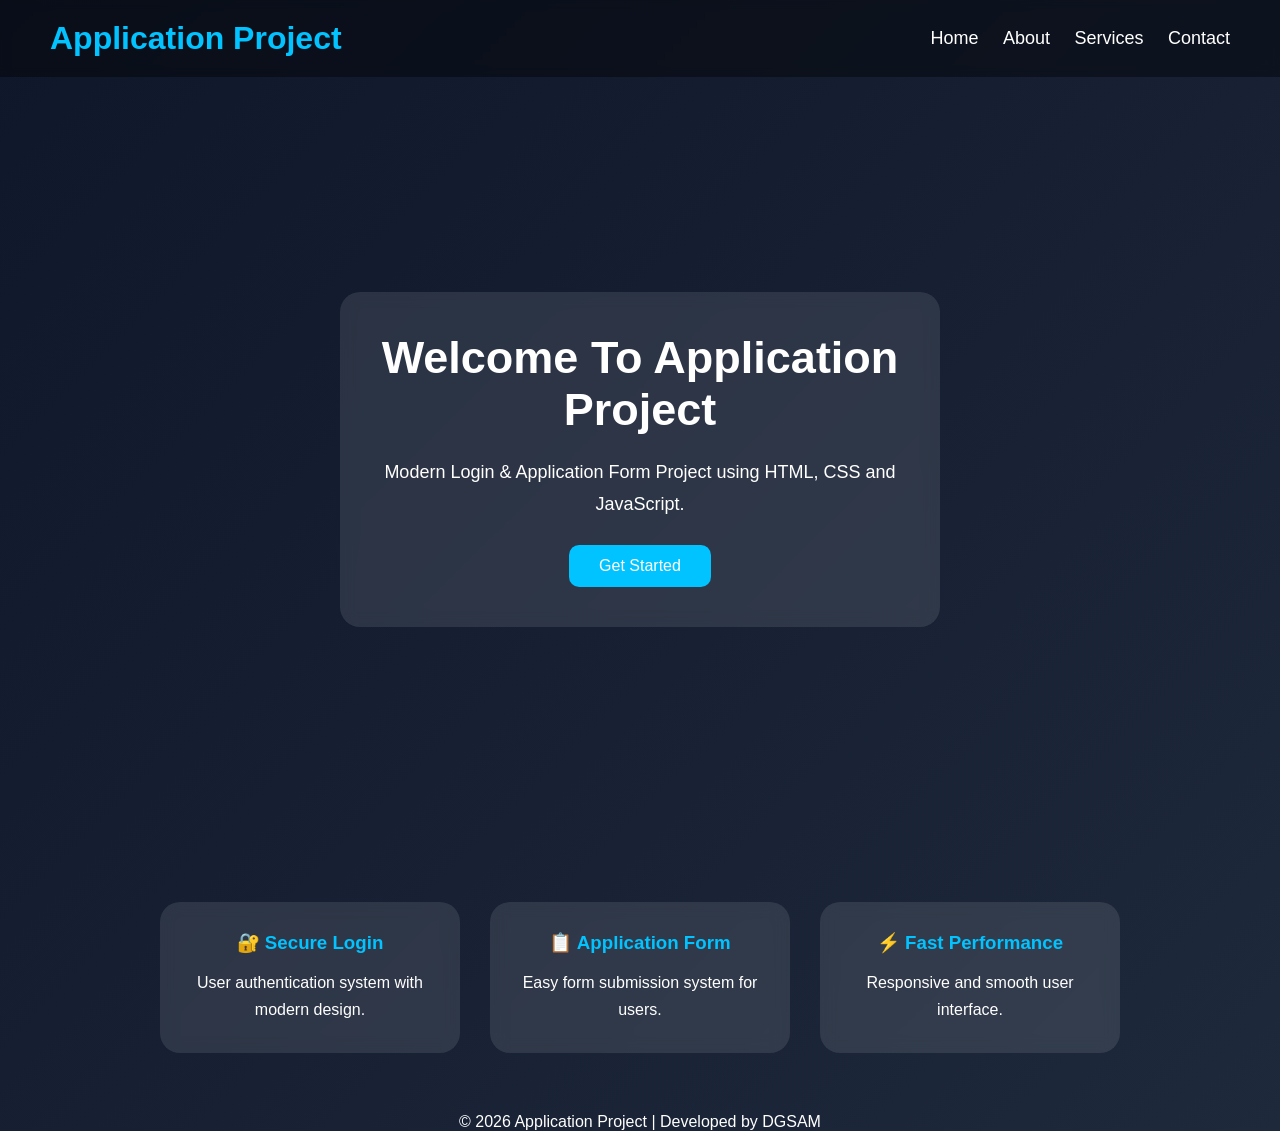
<file: index.html>
<!DOCTYPE html>
<html lang="en">

<head>

    <meta charset="UTF-8">
    <meta name="viewport" content="width=device-width, initial-scale=1.0">

    <title>Application Project</title>

    <link rel="stylesheet" href="css/style.css">

</head>

<body>

    <!-- NAVBAR -->

    <header>

        <h1>Application Project</h1>

        <nav>

            <a href="#">Home</a>
            <a href="#">About</a>
            <a href="#">Services</a>
            <a href="#">Contact</a>

        </nav>

    </header>

    <!-- HERO SECTION -->

    <section class="hero">

        <div class="hero-content">

            <h2>Welcome To Application Project</h2>

            <p>
                Modern Login & Application Form Project
                using HTML, CSS and JavaScript.
            </p>

            <a href="login.html" class="btn">
                Get Started
            </a>

        </div>

    </section>

    <!-- FEATURES SECTION -->

    <section class="features">

        <div class="card">

            <h3>🔐 Secure Login</h3>

            <p>
                User authentication system
                with modern design.
            </p>

        </div>

        <div class="card">

            <h3>📋 Application Form</h3>

            <p>
                Easy form submission system
                for users.
            </p>

        </div>

        <div class="card">

            <h3>⚡ Fast Performance</h3>

            <p>
                Responsive and smooth user
                interface.
            </p>

        </div>

    </section>

    <!-- FOOTER -->

    <footer>

        <p style="text-align: center;">
            © 2026 Application Project |
            Developed by DGSAM
        </p>

    </footer>

</body>

</html>
</file>
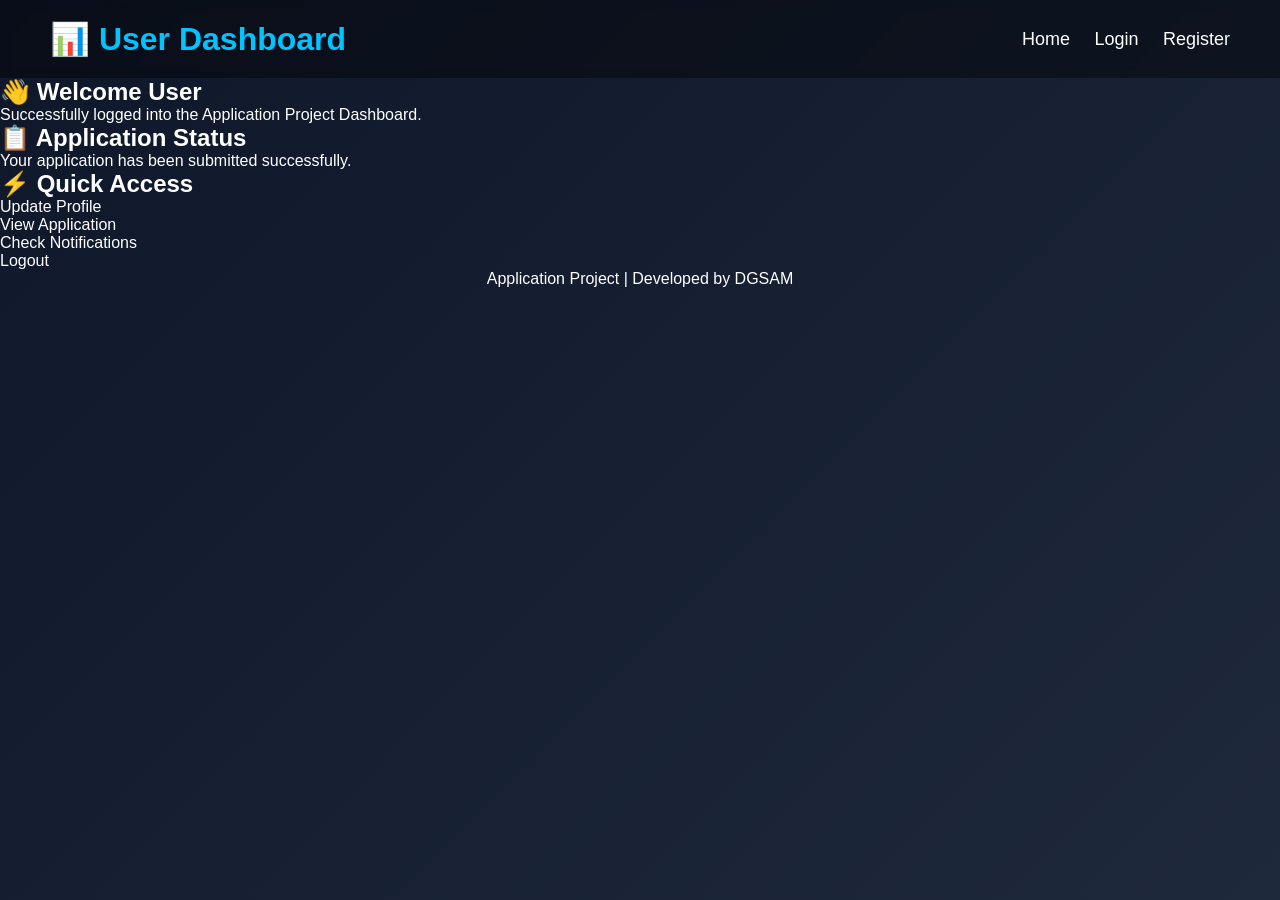
<file: dashboard.html>
<!DOCTYPE html>
<html lang="en">

<head>

    <meta charset="UTF-8">
    <meta name="viewport" content="width=device-width, initial-scale=1.0">

    <title>Dashboard</title>

    <link rel="stylesheet" href="css/style.css">

</head>

<body>

    <!-- HEADER -->

    <header class="dashboard-header">

        <h1>📊 User Dashboard</h1>

        <nav>

            <a href="index.html">Home</a>
            <a href="login.html">Login</a>
            <a href="register.html">Register</a>

        </nav>

    </header>

    <!-- DASHBOARD SECTION -->

    <section class="dashboard-container">

        <div class="dashboard-card">

            <h2>👋 Welcome User</h2>

            <p>
                Successfully logged into the
                Application Project Dashboard.
            </p>

        </div>

        <div class="dashboard-card">

            <h2>📋 Application Status</h2>

            <p>
                Your application has been
                submitted successfully.
            </p>

        </div>

        <div class="dashboard-card">

            <h2>⚡ Quick Access</h2>

            <ul>

                <li>Update Profile</li>
                <li>View Application</li>
                <li>Check Notifications</li>
                <li>Logout</li>

            </ul>

        </div>

    </section>

    <!-- FOOTER -->

    <footer class="dashboard-footer">

        <p style="text-align: center;">
             Application Project |
            Developed by DGSAM
        </p>

    </footer>

</body>

</html>
</file>
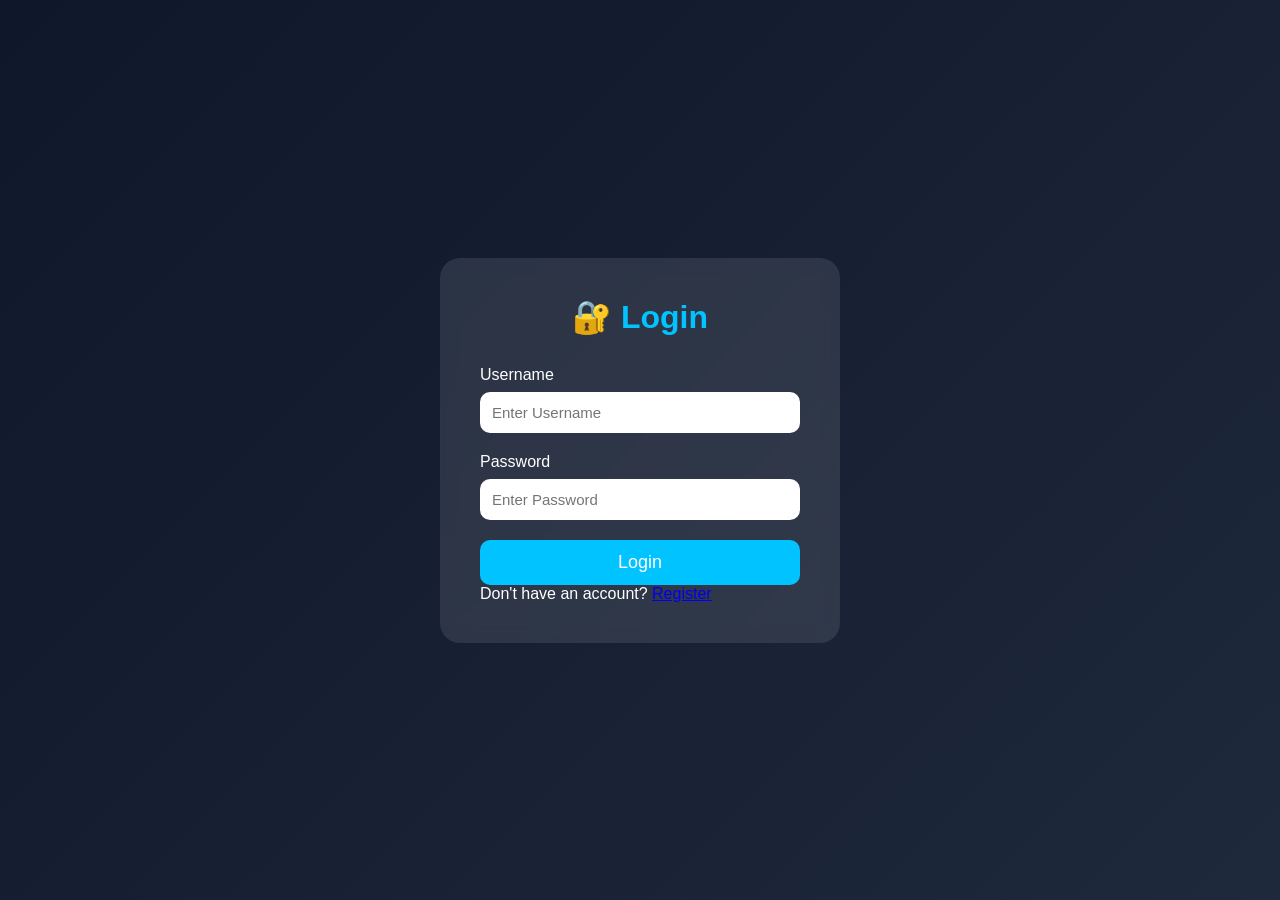
<file: login.html>
<!DOCTYPE html>
<html lang="en">

<head>

    <meta charset="UTF-8">
    <meta name="viewport" content="width=device-width, initial-scale=1.0">

    <title>Login Page</title>

    <link rel="stylesheet" href="css/style.css">

</head>

<body>

    <!-- LOGIN CONTAINER -->

    <div class="login-container">

        <div class="login-box">

            <h1>🔐 Login</h1>

            <form action="dashboard.html">

                <div class="input-box">

                    <label>Username</label>

                    <input 
                        type="text"
                        placeholder="Enter Username"
                        required
                    >

                </div>

                <div class="input-box">

                    <label>Password</label>

                    <input 
                        type="password"
                        placeholder="Enter Password"
                        required
                    >

                </div>

                <button type="submit" class="login-btn">

                    Login

                </button>

            </form>

            <p class="register-text">

                Don't have an account?

                <a href="register.html">
                    Register
                </a>

            </p>

        </div>

    </div>

</body>

</html>
</file>
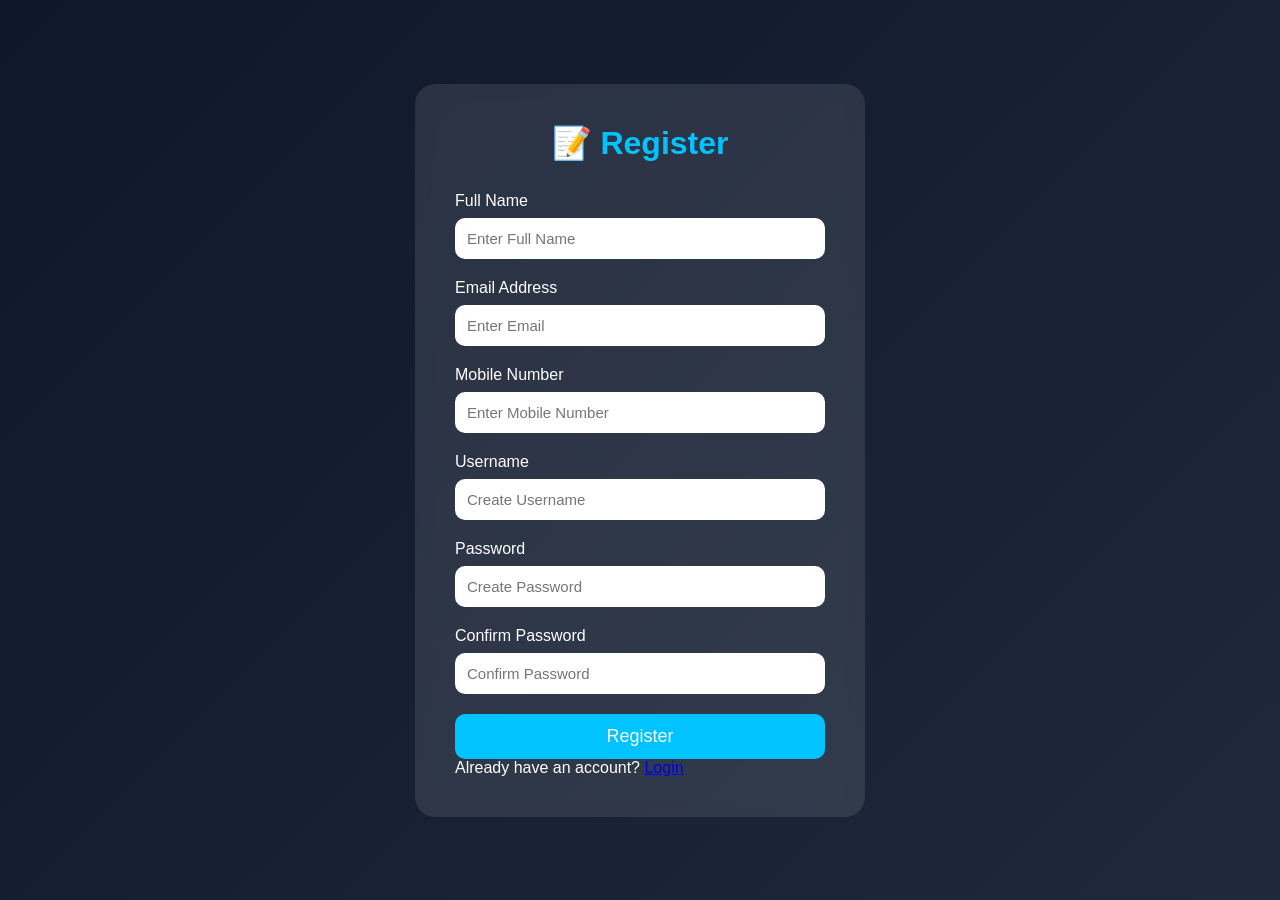
<file: register.html>
<!DOCTYPE html>
<html lang="en">

<head>

    <meta charset="UTF-8">
    <meta name="viewport" content="width=device-width, initial-scale=1.0">

    <title>Register Page</title>

    <link rel="stylesheet" href="css/style.css">

</head>

<body>

    <!-- REGISTER CONTAINER -->

    <div class="register-container">

        <div class="register-box">

            <h1>📝 Register</h1>

            <form action="dashboard.html">

                <div class="input-box">

                    <label>Full Name</label>

                    <input
                        type="text"
                        placeholder="Enter Full Name"
                        required
                    >

                </div>

                <div class="input-box">

                    <label>Email Address</label>

                    <input
                        type="email"
                        placeholder="Enter Email"
                        required
                    >

                </div>

                <div class="input-box">

                    <label>Mobile Number</label>

                    <input
                        type="text"
                        placeholder="Enter Mobile Number"
                        required
                    >

                </div>

                <div class="input-box">

                    <label>Username</label>

                    <input
                        type="text"
                        placeholder="Create Username"
                        required
                    >

                </div>

                <div class="input-box">

                    <label>Password</label>

                    <input
                        type="password"
                        placeholder="Create Password"
                        required
                    >

                </div>

                <div class="input-box">

                    <label>Confirm Password</label>

                    <input
                        type="password"
                        placeholder="Confirm Password"
                        required
                    >

                </div>

                <button type="submit" class="register-btn">

                    Register

                </button>

            </form>

            <p class="login-text">

                Already have an account?

                <a href="login.html">
                    Login
                </a>

            </p>

        </div>

    </div>

</body>

</html>
</file>
<file: css/style.css>
/* ===================================
   GLOBAL STYLES
=================================== */

*{
    margin:0;
    padding:0;
    box-sizing:border-box;
    font-family:Arial, sans-serif;
}

body{

    background:linear-gradient(135deg,#0f172a,#1e293b);

    min-height:100vh;

    color:white;
}

/* ===================================
   NAVBAR
=================================== */

header{

    display:flex;

    justify-content:space-between;

    align-items:center;

    padding:20px 50px;

    background:rgba(0,0,0,0.4);

    backdrop-filter:blur(5px);
}

header h1{

    font-size:32px;

    color:#00c3ff;
}

nav a{

    color:white;

    text-decoration:none;

    margin-left:20px;

    font-size:18px;

    transition:0.3s;
}

nav a:hover{

    color:#00c3ff;
}

/* ===================================
   HERO SECTION
=================================== */

.hero{

    display:flex;

    justify-content:center;

    align-items:center;

    height:85vh;

    text-align:center;
}

.hero-content{

    width:600px;

    background:rgba(255,255,255,0.1);

    padding:40px;

    border-radius:20px;

    backdrop-filter:blur(8px);

    animation:fadeIn 1s ease;
}

.hero-content h2{

    font-size:45px;

    margin-bottom:20px;
}

.hero-content p{

    font-size:18px;

    line-height:1.8;

    margin-bottom:25px;
}

.btn{

    display:inline-block;

    padding:12px 30px;

    background:#00c3ff;

    color:white;

    text-decoration:none;

    border-radius:10px;

    transition:0.3s;
}

.btn:hover{

    background:#0099cc;

    transform:scale(1.05);
}

/* ===================================
   FEATURES SECTION
=================================== */

.features{

    display:flex;

    justify-content:center;

    gap:30px;

    padding:60px 20px;

    flex-wrap:wrap;
}

.card{

    width:300px;

    background:rgba(255,255,255,0.1);

    padding:30px;

    border-radius:20px;

    text-align:center;

    backdrop-filter:blur(8px);

    transition:0.3s;
}

.card:hover{

    transform:translateY(-10px);
}

.card h3{

    margin-bottom:15px;

    color:#00c3ff;
}

.card p{

    line-height:1.7;
}

/* ===================================
   LOGIN PAGE
=================================== */

.login-container{

    display:flex;

    justify-content:center;

    align-items:center;

    height:100vh;
}

.login-box{

    width:400px;

    background:rgba(255,255,255,0.1);

    padding:40px;

    border-radius:20px;

    backdrop-filter:blur(8px);

    animation:fadeIn 1s ease;
}

.login-box h1{

    text-align:center;

    margin-bottom:30px;

    color:#00c3ff;
}

/* ===================================
   REGISTER PAGE
=================================== */

.register-container{

    display:flex;

    justify-content:center;

    align-items:center;

    min-height:100vh;

    padding:30px;
}

.register-box{

    width:450px;

    background:rgba(255,255,255,0.1);

    padding:40px;

    border-radius:20px;

    backdrop-filter:blur(8px);

    animation:fadeIn 1s ease;
}

.register-box h1{

    text-align:center;

    margin-bottom:30px;

    color:#00c3ff;
}

/* ===================================
   INPUT BOX
=================================== */

.input-box{

    margin-bottom:20px;
}

.input-box label{

    display:block;

    margin-bottom:8px;

    font-size:16px;
}

.input-box input{

    width:100%;

    padding:12px;

    border:none;

    border-radius:10px;

    outline:none;

    font-size:15px;
}

/* ===================================
   BUTTONS
=================================== */

.login-btn,
.register-btn{

    width:100%;

    padding:12px;

    border:none;

    border-radius:10px;

    background:#00c3ff;

    color:white;

    font-size:18px;

    cursor:pointer;

    transition:0.3s;
}

.login-btn:hover,
.register-btn:hover{

    background:#0099cc;

    transform:scale(1.03);
}

/* ===================================
   TEXT LINKS
=================================== */

.register-text,
.login-text{
</file>
